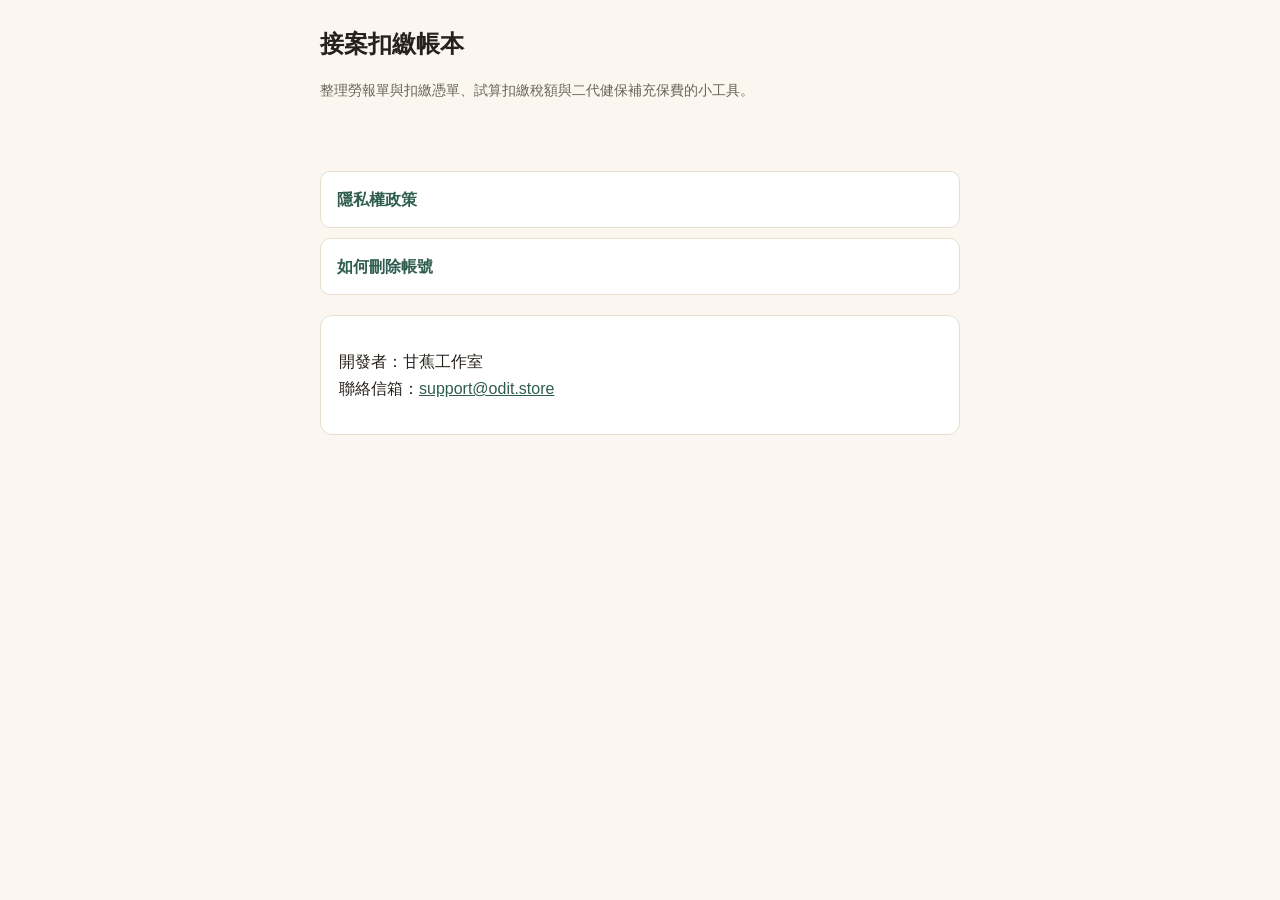
<file: index.html>
<!doctype html>
<html lang="zh-Hant-TW">
<head>
  <meta charset="utf-8" />
  <meta name="viewport" content="width=device-width, initial-scale=1" />
  <title>接案扣繳帳本 — 法律資訊</title>
  <link rel="stylesheet" href="style.css" />
</head>
<body>
  <header class="page">
    <h1>接案扣繳帳本</h1>
    <p class="updated">整理勞報單與扣繳憑單、試算扣繳稅額與二代健保補充保費的小工具。</p>
  </header>
  <main>
    <nav class="home-links" aria-label="法律資訊">
      <a href="privacy.html">隱私權政策</a>
      <a href="delete-account.html">如何刪除帳號</a>
    </nav>
    <div class="card" style="margin-top: 20px;">
      <p>開發者：甘蕉工作室<br />聯絡信箱：<a href="mailto:support@odit.store">support@odit.store</a></p>
    </div>
  </main>
</body>
</html>
</file>
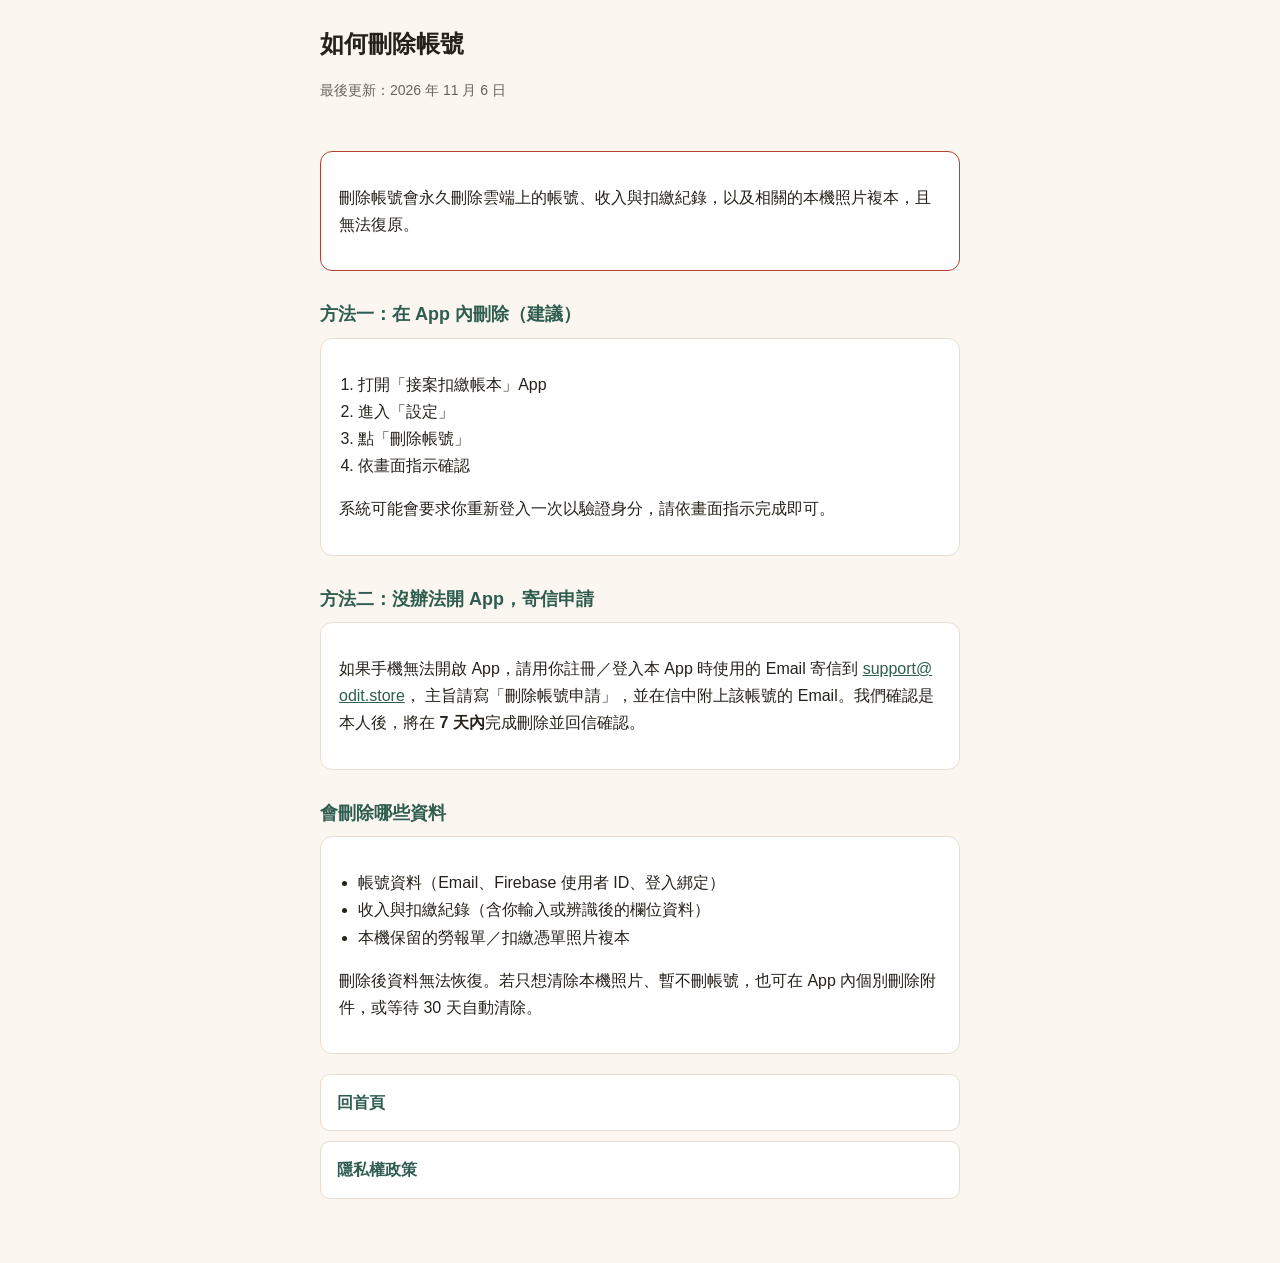
<file: delete-account.html>
<!doctype html>
<html lang="zh-Hant-TW">
<head>
  <meta charset="utf-8" />
  <meta name="viewport" content="width=device-width, initial-scale=1" />
  <title>如何刪除帳號 — 接案扣繳帳本</title>
  <link rel="stylesheet" href="style.css" />
</head>
<body>
  <header class="page">
    <h1>如何刪除帳號</h1>
    <p class="updated">最後更新：2026 年 11 月 6 日</p>
  </header>
  <main>
    <div class="card danger">
      <p>
        刪除帳號會永久刪除雲端上的帳號、收入與扣繳紀錄，以及相關的本機照片複本，且無法復原。
      </p>
    </div>

    <h2>方法一：在 App 內刪除（建議）</h2>
    <div class="card">
      <ol>
        <li>打開「接案扣繳帳本」App</li>
        <li>進入「設定」</li>
        <li>點「刪除帳號」</li>
        <li>依畫面指示確認</li>
      </ol>
      <p>
        系統可能會要求你重新登入一次以驗證身分，請依畫面指示完成即可。
      </p>
    </div>

    <h2>方法二：沒辦法開 App，寄信申請</h2>
    <div class="card">
      <p>
        如果手機無法開啟 App，請用你註冊／登入本 App 時使用的 Email 寄信到
        <a href="mailto:support@odit.store?subject=%E5%88%AA%E9%99%A4%E5%B8%B3%E8%99%9F%E7%94%B3%E8%AB%8B">support@odit.store</a>，
        主旨請寫「刪除帳號申請」，並在信中附上該帳號的 Email。我們確認是本人後，將在 <strong>7 天內</strong>完成刪除並回信確認。
      </p>
    </div>

    <h2>會刪除哪些資料</h2>
    <div class="card">
      <ul>
        <li>帳號資料（Email、Firebase 使用者 ID、登入綁定）</li>
        <li>收入與扣繳紀錄（含你輸入或辨識後的欄位資料）</li>
        <li>本機保留的勞報單／扣繳憑單照片複本</li>
      </ul>
      <p>刪除後資料無法恢復。若只想清除本機照片、暫不刪帳號，也可在 App 內個別刪除附件，或等待 30 天自動清除。</p>
    </div>

    <nav class="home-links" aria-label="其他頁面">
      <a href="index.html">回首頁</a>
      <a href="privacy.html">隱私權政策</a>
    </nav>
  </main>
</body>
</html>
</file>
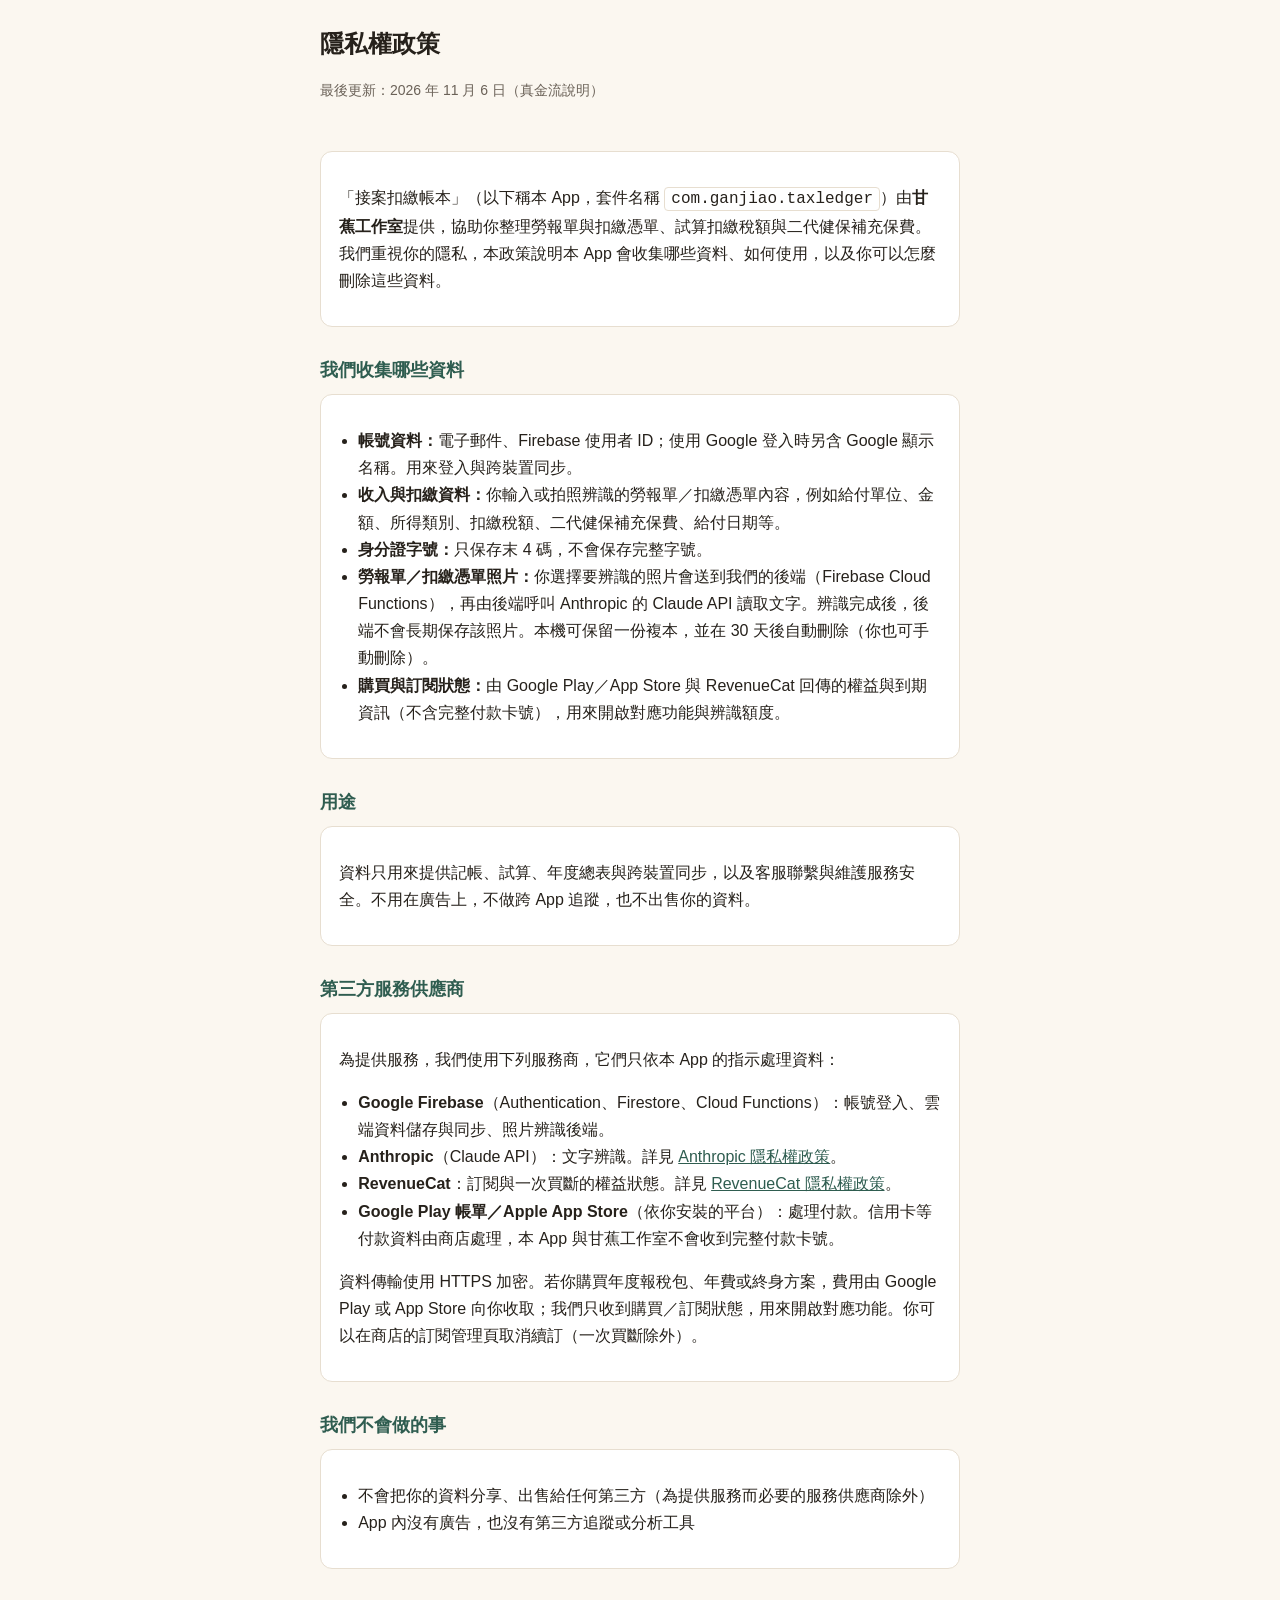
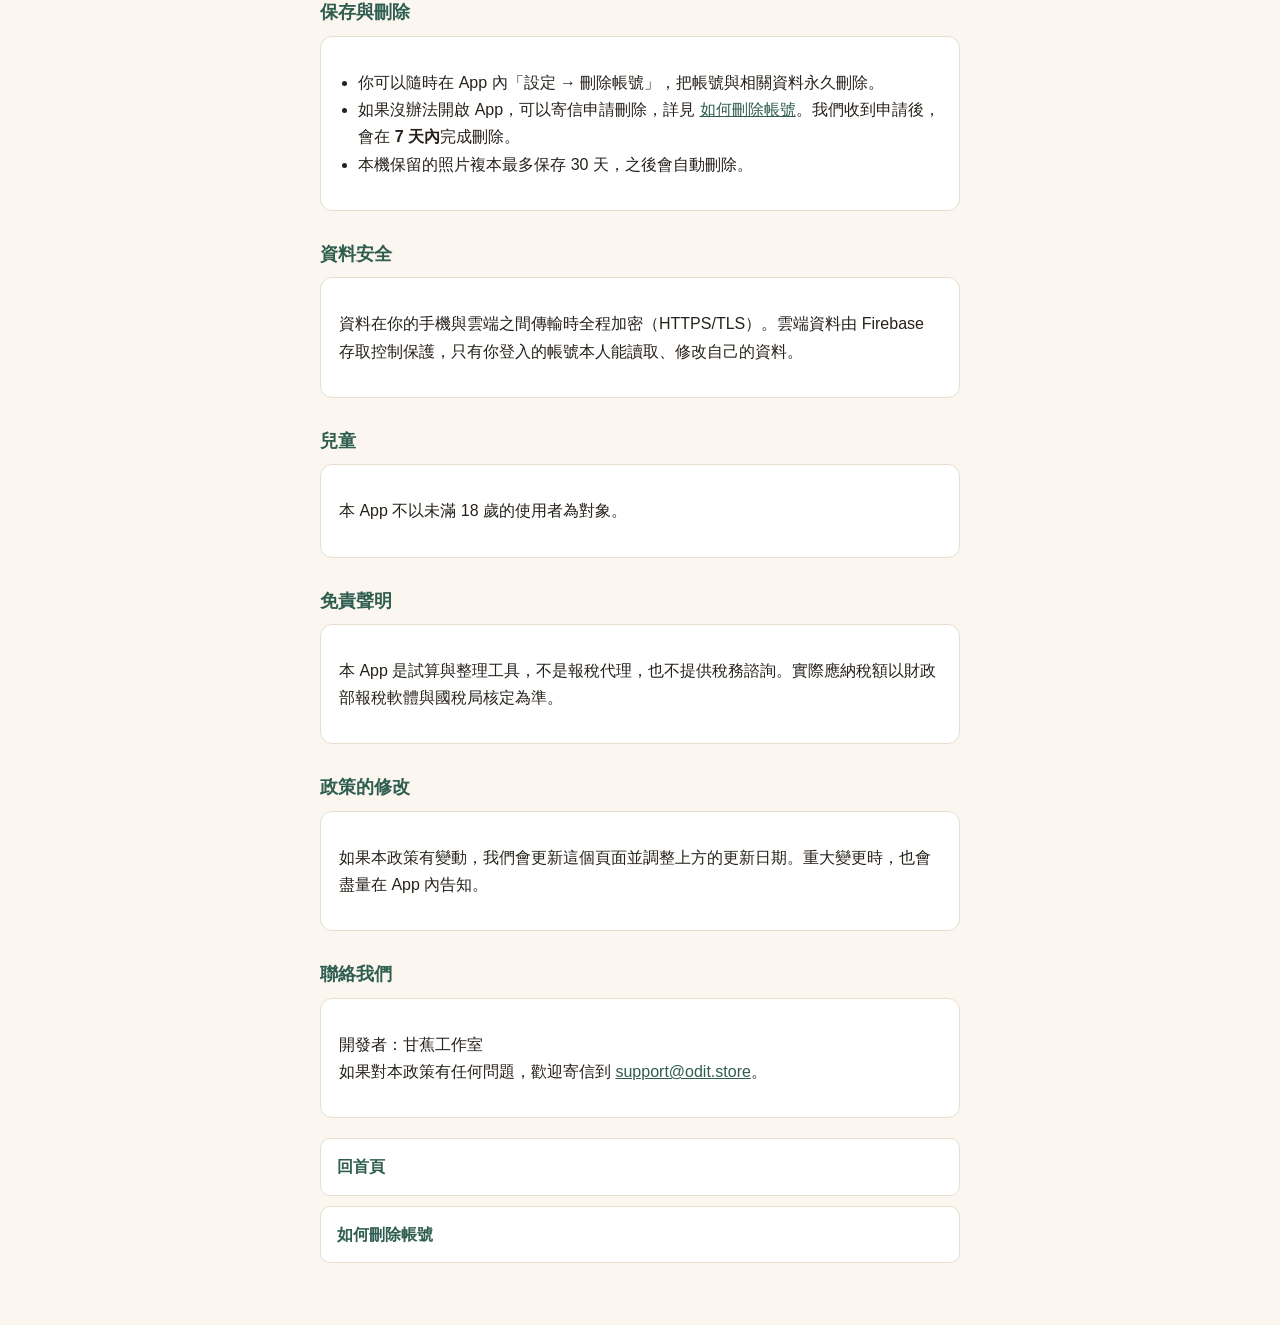
<file: privacy.html>
<!doctype html>
<html lang="zh-Hant-TW">
<head>
  <meta charset="utf-8" />
  <meta name="viewport" content="width=device-width, initial-scale=1" />
  <title>隱私權政策 — 接案扣繳帳本</title>
  <link rel="stylesheet" href="style.css" />
</head>
<body>
  <header class="page">
    <h1>隱私權政策</h1>
    <p class="updated">最後更新：2026 年 11 月 6 日（真金流說明）</p>
  </header>
  <main>
    <div class="card">
      <p>
        「接案扣繳帳本」（以下稱本 App，套件名稱 <code>com.ganjiao.taxledger</code>）由<strong>甘蕉工作室</strong>提供，協助你整理勞報單與扣繳憑單、試算扣繳稅額與二代健保補充保費。我們重視你的隱私，本政策說明本 App 會收集哪些資料、如何使用，以及你可以怎麼刪除這些資料。
      </p>
    </div>

    <h2>我們收集哪些資料</h2>
    <div class="card">
      <ul>
        <li><strong>帳號資料：</strong>電子郵件、Firebase 使用者 ID；使用 Google 登入時另含 Google 顯示名稱。用來登入與跨裝置同步。</li>
        <li><strong>收入與扣繳資料：</strong>你輸入或拍照辨識的勞報單／扣繳憑單內容，例如給付單位、金額、所得類別、扣繳稅額、二代健保補充保費、給付日期等。</li>
        <li><strong>身分證字號：</strong>只保存末 4 碼，不會保存完整字號。</li>
        <li><strong>勞報單／扣繳憑單照片：</strong>你選擇要辨識的照片會送到我們的後端（Firebase Cloud Functions），再由後端呼叫 Anthropic 的 Claude API 讀取文字。辨識完成後，後端不會長期保存該照片。本機可保留一份複本，並在 30 天後自動刪除（你也可手動刪除）。</li>
        <li><strong>購買與訂閱狀態：</strong>由 Google Play／App Store 與 RevenueCat 回傳的權益與到期資訊（不含完整付款卡號），用來開啟對應功能與辨識額度。</li>
      </ul>
    </div>

    <h2>用途</h2>
    <div class="card">
      <p>資料只用來提供記帳、試算、年度總表與跨裝置同步，以及客服聯繫與維護服務安全。不用在廣告上，不做跨 App 追蹤，也不出售你的資料。</p>
    </div>

    <h2>第三方服務供應商</h2>
    <div class="card">
      <p>為提供服務，我們使用下列服務商，它們只依本 App 的指示處理資料：</p>
      <ul>
        <li><strong>Google Firebase</strong>（Authentication、Firestore、Cloud Functions）：帳號登入、雲端資料儲存與同步、照片辨識後端。</li>
        <li><strong>Anthropic</strong>（Claude API）：文字辨識。詳見 <a href="https://www.anthropic.com/legal/privacy" rel="noopener noreferrer">Anthropic 隱私權政策</a>。</li>
        <li><strong>RevenueCat</strong>：訂閱與一次買斷的權益狀態。詳見 <a href="https://www.revenuecat.com/privacy" rel="noopener noreferrer">RevenueCat 隱私權政策</a>。</li>
        <li><strong>Google Play 帳單／Apple App Store</strong>（依你安裝的平台）：處理付款。信用卡等付款資料由商店處理，本 App 與甘蕉工作室不會收到完整付款卡號。</li>
      </ul>
      <p>資料傳輸使用 HTTPS 加密。若你購買年度報稅包、年費或終身方案，費用由 Google Play 或 App Store 向你收取；我們只收到購買／訂閱狀態，用來開啟對應功能。你可以在商店的訂閱管理頁取消續訂（一次買斷除外）。</p>
    </div>

    <h2>我們不會做的事</h2>
    <div class="card">
      <ul>
        <li>不會把你的資料分享、出售給任何第三方（為提供服務而必要的服務供應商除外）</li>
        <li>App 內沒有廣告，也沒有第三方追蹤或分析工具</li>
      </ul>
    </div>

    <h2>保存與刪除</h2>
    <div class="card">
      <ul>
        <li>你可以隨時在 App 內「設定 → 刪除帳號」，把帳號與相關資料永久刪除。</li>
        <li>如果沒辦法開啟 App，可以寄信申請刪除，詳見 <a href="delete-account.html">如何刪除帳號</a>。我們收到申請後，會在 <strong>7 天內</strong>完成刪除。</li>
        <li>本機保留的照片複本最多保存 30 天，之後會自動刪除。</li>
      </ul>
    </div>

    <h2>資料安全</h2>
    <div class="card">
      <p>資料在你的手機與雲端之間傳輸時全程加密（HTTPS/TLS）。雲端資料由 Firebase 存取控制保護，只有你登入的帳號本人能讀取、修改自己的資料。</p>
    </div>

    <h2>兒童</h2>
    <div class="card">
      <p>本 App 不以未滿 18 歲的使用者為對象。</p>
    </div>

    <h2>免責聲明</h2>
    <div class="card">
      <p>本 App 是試算與整理工具，不是報稅代理，也不提供稅務諮詢。實際應納稅額以財政部報稅軟體與國稅局核定為準。</p>
    </div>

    <h2>政策的修改</h2>
    <div class="card">
      <p>如果本政策有變動，我們會更新這個頁面並調整上方的更新日期。重大變更時，也會盡量在 App 內告知。</p>
    </div>

    <h2>聯絡我們</h2>
    <div class="card">
      <p>開發者：甘蕉工作室<br />如果對本政策有任何問題，歡迎寄信到 <a href="mailto:support@odit.store">support@odit.store</a>。</p>
    </div>

    <nav class="home-links" aria-label="其他頁面">
      <a href="index.html">回首頁</a>
      <a href="delete-account.html">如何刪除帳號</a>
    </nav>
  </main>
</body>
</html>
</file>
<file: style.css>
:root {
  color-scheme: light;
  --ink: #26211b;
  --muted: #6b6258;
  --bg: #fbf7f0;
  --surface: #ffffff;
  --line: #e7ded0;
  --primary: #2f5d50;
  --danger: #b3422f;
}

* {
  box-sizing: border-box;
}

body {
  margin: 0;
  background: var(--bg);
  color: var(--ink);
  font-family: -apple-system, 'Segoe UI', 'PingFang TC', 'Noto Sans TC', 'Microsoft JhengHei', sans-serif;
  line-height: 1.7;
  font-size: 16px;
}

main {
  max-width: 680px;
  margin: 0 auto;
  padding: 24px 20px 64px;
}

header.page {
  padding: 24px 20px 0;
  max-width: 680px;
  margin: 0 auto;
}

h1 {
  font-size: 24px;
  margin: 0 0 4px;
}

h2 {
  font-size: 18px;
  margin: 28px 0 8px;
  color: var(--primary);
}

p,
li {
  color: var(--ink);
}

.updated {
  color: var(--muted);
  font-size: 14px;
  margin-bottom: 24px;
}

.card {
  background: var(--surface);
  border: 1px solid var(--line);
  border-radius: 12px;
  padding: 16px 18px;
  margin-bottom: 16px;
}

ul, ol {
  padding-left: 1.2em;
}

a {
  color: var(--primary);
  word-break: break-all;
}

nav.home-links {
  display: flex;
  flex-direction: column;
  gap: 10px;
  margin-top: 20px;
}

nav.home-links a {
  display: block;
  background: var(--surface);
  border: 1px solid var(--line);
  border-radius: 10px;
  padding: 14px 16px;
  text-decoration: none;
  font-weight: 600;
}

.danger {
  border-color: var(--danger);
}

code {
  background: var(--surface);
  border: 1px solid var(--line);
  border-radius: 4px;
  padding: 2px 6px;
}
</file>
